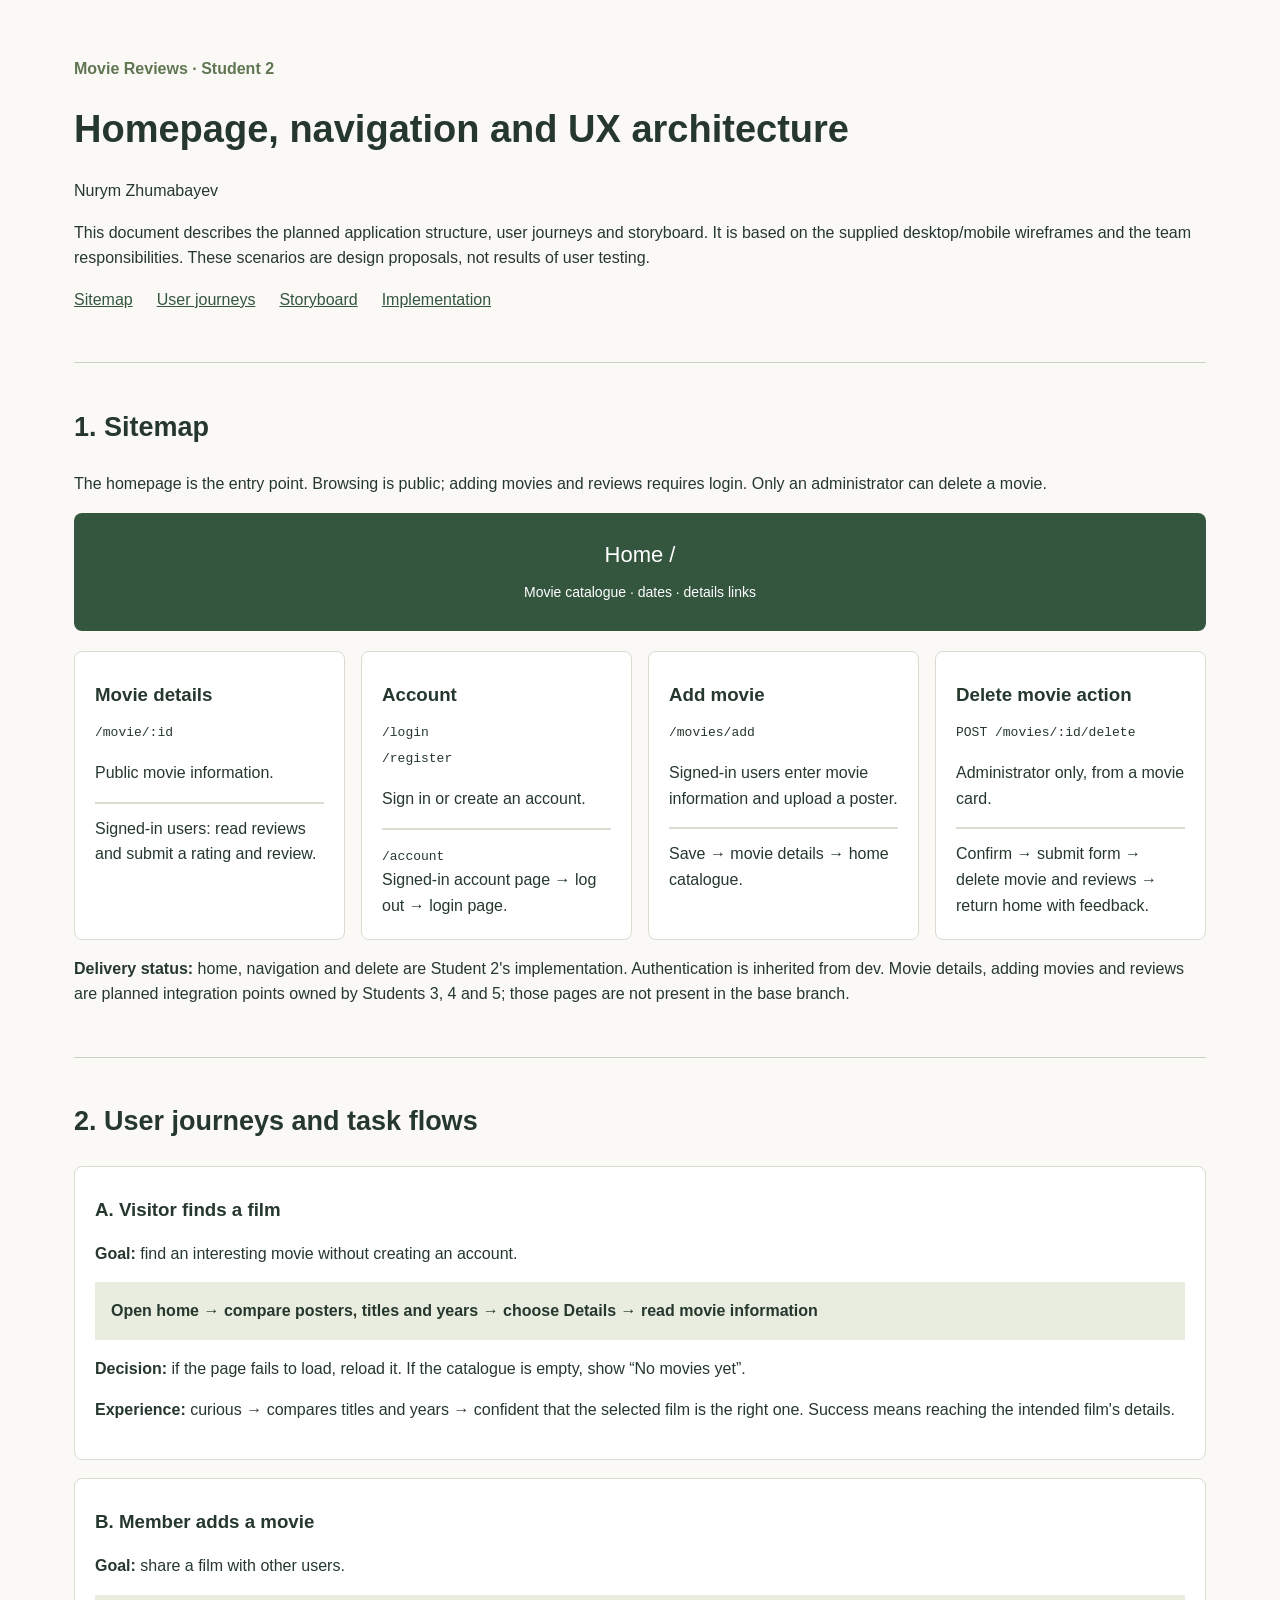
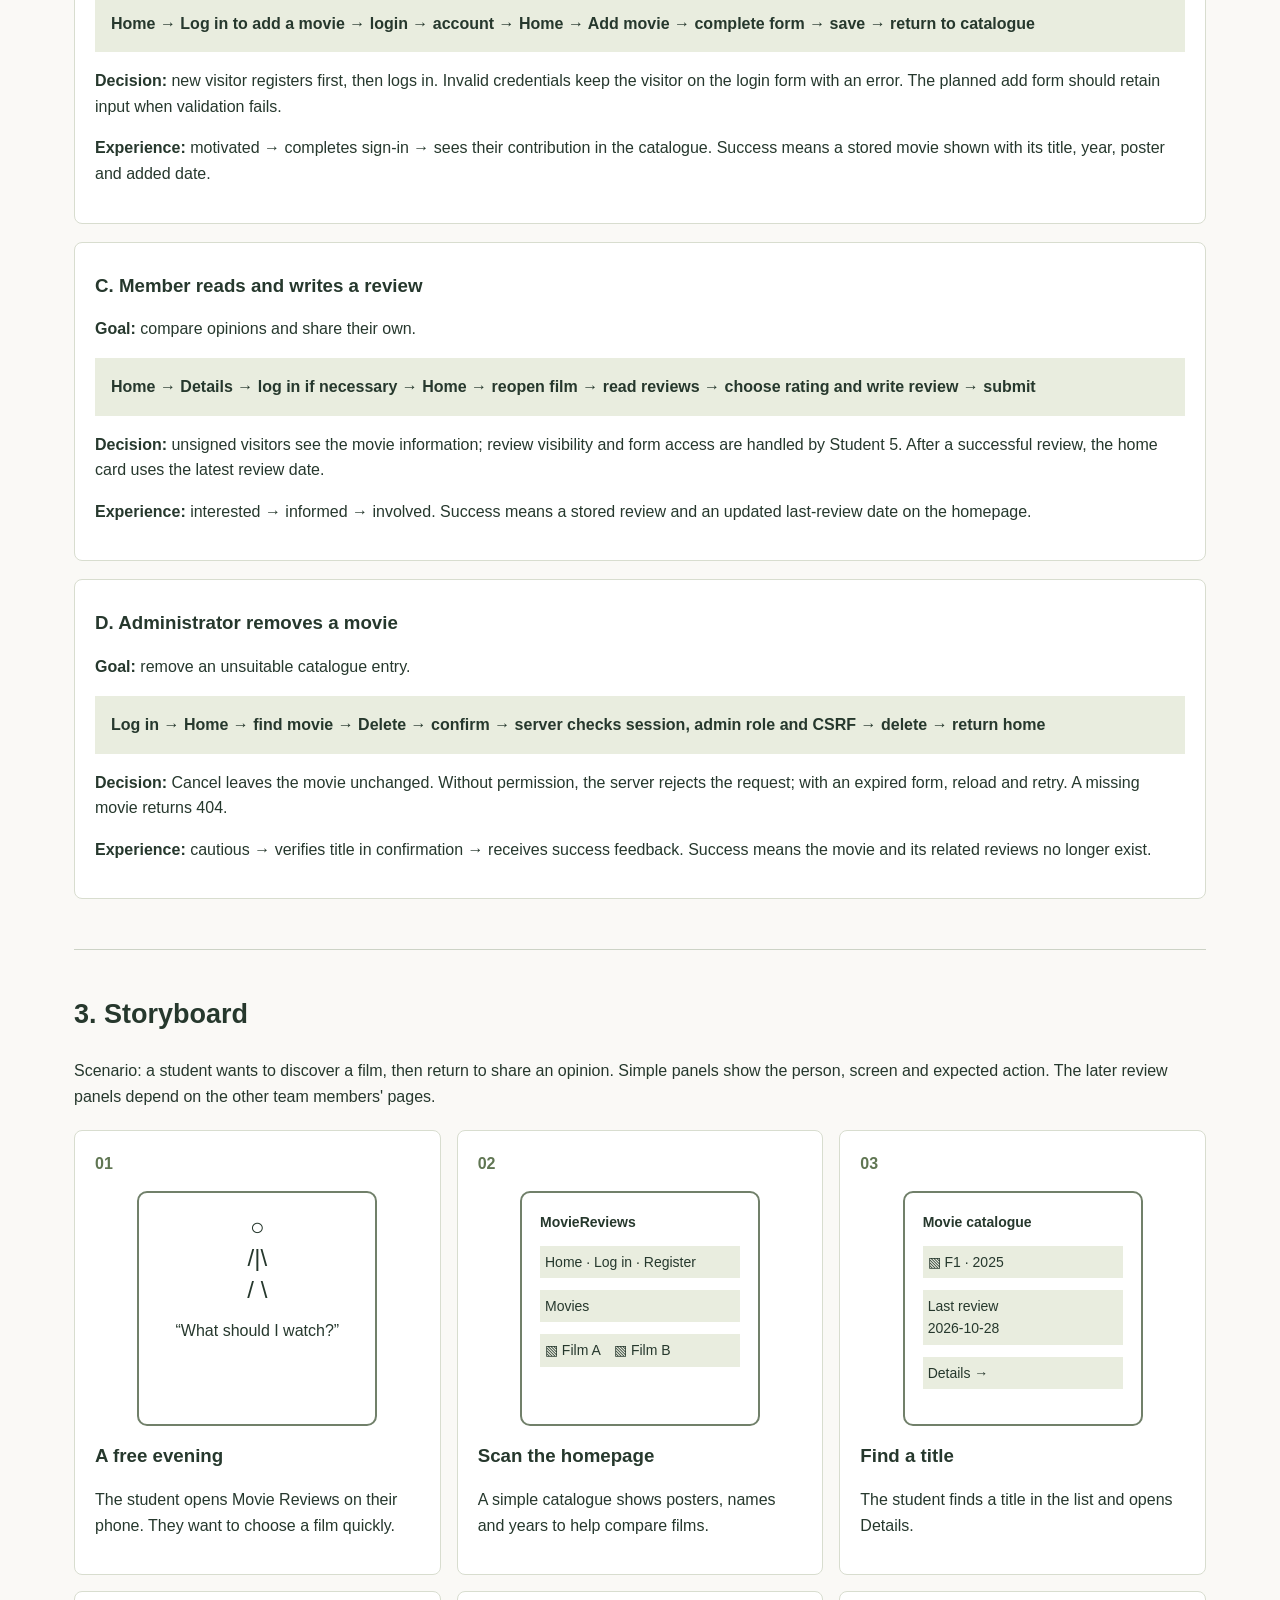
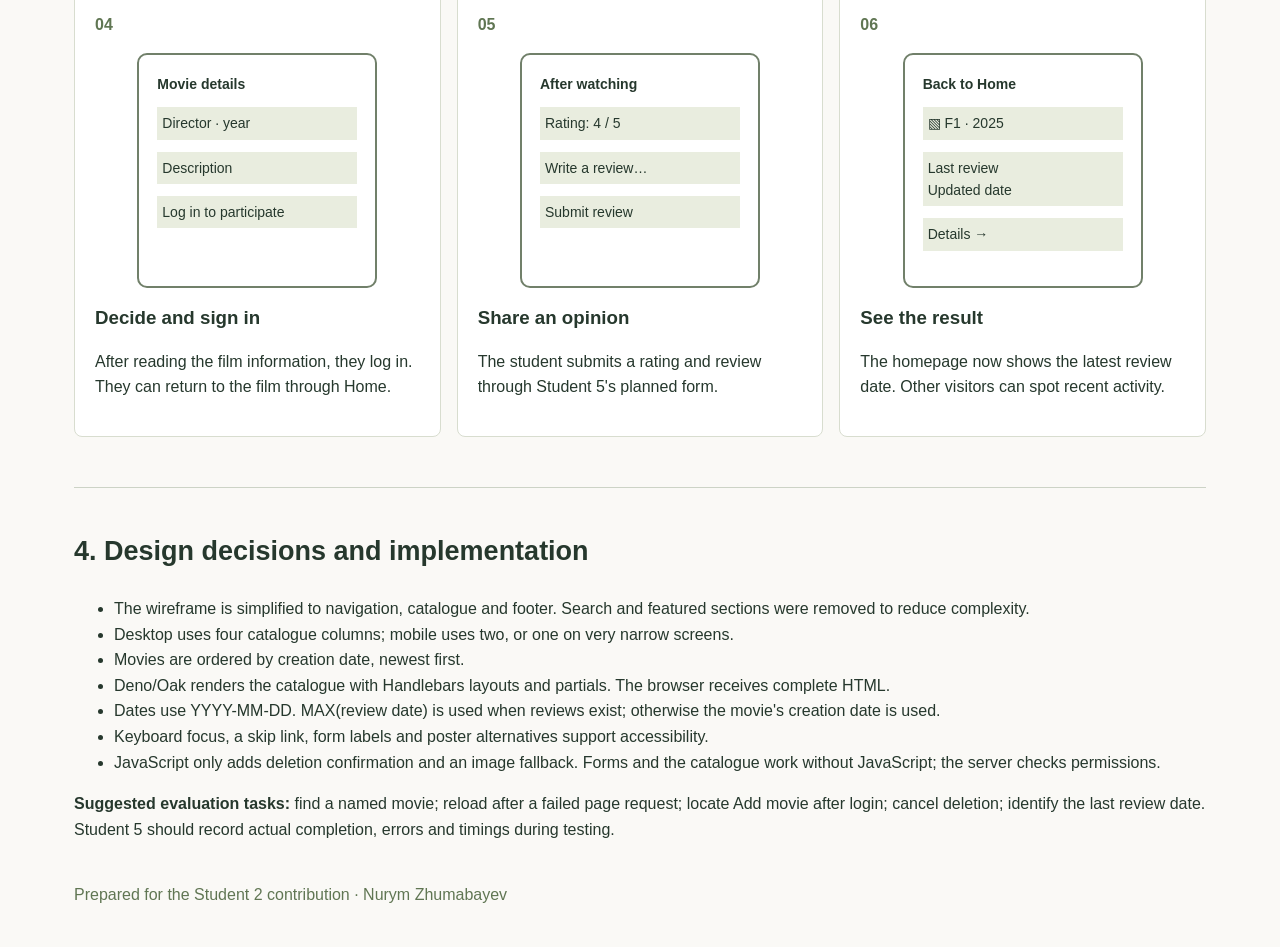
<file: docs/role-2.html>
<!doctype html>
<html lang="en">
<head><meta charset="utf-8"><meta name="viewport" content="width=device-width, initial-scale=1"><title>Student 2 — Nurym Zhumabayev</title><link rel="stylesheet" href="role-2.css"></head>
<body>
<header><p class="label">Movie Reviews · Student 2</p><h1>Homepage, navigation and UX architecture</h1><p>Nurym Zhumabayev</p><p>This document describes the planned application structure, user journeys and storyboard. It is based on the supplied desktop/mobile wireframes and the team responsibilities. These scenarios are design proposals, not results of user testing.</p><nav><a href="#sitemap">Sitemap</a><a href="#journeys">User journeys</a><a href="#storyboard">Storyboard</a><a href="#implementation">Implementation</a></nav></header>
<main>
<section id="sitemap"><h2>1. Sitemap</h2><p>The homepage is the entry point. Browsing is public; adding movies and reviews requires login. Only an administrator can delete a movie.</p>
<div class="root">Home /<br><small>Movie catalogue · dates · details links</small></div>
<div class="branches">
<article><h3>Movie details</h3><code>/movie/:id</code><p>Public movie information.</p><div class="child">Signed-in users: read reviews and submit a rating and review.</div></article>
<article><h3>Account</h3><code>/login</code><br><code>/register</code><p>Sign in or create an account.</p><div class="child"><code>/account</code><br>Signed-in account page → log out → login page.</div></article>
<article><h3>Add movie</h3><code>/movies/add</code><p>Signed-in users enter movie information and upload a poster.</p><div class="child">Save → movie details → home catalogue.</div></article>
<article><h3>Delete movie action</h3><code>POST /movies/:id/delete</code><p>Administrator only, from a movie card.</p><div class="child">Confirm → submit form → delete movie and reviews → return home with feedback.</div></article>
</div><p><strong>Delivery status:</strong> home, navigation and delete are Student 2's implementation. Authentication is inherited from dev. Movie details, adding movies and reviews are planned integration points owned by Students 3, 4 and 5; those pages are not present in the base branch.</p></section>
<section id="journeys"><h2>2. User journeys and task flows</h2>
<article class="journey"><h3>A. Visitor finds a film</h3><p><strong>Goal:</strong> find an interesting movie without creating an account.</p><p class="flow">Open home → compare posters, titles and years → choose Details → read movie information</p><p><strong>Decision:</strong> if the page fails to load, reload it. If the catalogue is empty, show “No movies yet”.</p><p><strong>Experience:</strong> curious → compares titles and years → confident that the selected film is the right one. Success means reaching the intended film's details.</p></article>
<article class="journey"><h3>B. Member adds a movie</h3><p><strong>Goal:</strong> share a film with other users.</p><p class="flow">Home → Log in to add a movie → login → account → Home → Add movie → complete form → save → return to catalogue</p><p><strong>Decision:</strong> new visitor registers first, then logs in. Invalid credentials keep the visitor on the login form with an error. The planned add form should retain input when validation fails.</p><p><strong>Experience:</strong> motivated → completes sign-in → sees their contribution in the catalogue. Success means a stored movie shown with its title, year, poster and added date.</p></article>
<article class="journey"><h3>C. Member reads and writes a review</h3><p><strong>Goal:</strong> compare opinions and share their own.</p><p class="flow">Home → Details → log in if necessary → Home → reopen film → read reviews → choose rating and write review → submit</p><p><strong>Decision:</strong> unsigned visitors see the movie information; review visibility and form access are handled by Student 5. After a successful review, the home card uses the latest review date.</p><p><strong>Experience:</strong> interested → informed → involved. Success means a stored review and an updated last-review date on the homepage.</p></article>
<article class="journey"><h3>D. Administrator removes a movie</h3><p><strong>Goal:</strong> remove an unsuitable catalogue entry.</p><p class="flow">Log in → Home → find movie → Delete → confirm → server checks session, admin role and CSRF → delete → return home</p><p><strong>Decision:</strong> Cancel leaves the movie unchanged. Without permission, the server rejects the request; with an expired form, reload and retry. A missing movie returns 404.</p><p><strong>Experience:</strong> cautious → verifies title in confirmation → receives success feedback. Success means the movie and its related reviews no longer exist.</p></article>
</section>
<section id="storyboard"><h2>3. Storyboard</h2><p>Scenario: a student wants to discover a film, then return to share an opinion. Simple panels show the person, screen and expected action. The later review panels depend on the other team members' pages.</p>
<div class="panels">
<article><span class="number">01</span><div class="scene">○<br>/|\<br>/ \<p>“What should I watch?”</p></div><h3>A free evening</h3><p>The student opens Movie Reviews on their phone. They want to choose a film quickly.</p></article>
<article><span class="number">02</span><div class="screen"><b>MovieReviews</b><div>Home · Log in · Register</div><div>Movies</div><div>▧ Film A　▧ Film B</div></div><h3>Scan the homepage</h3><p>A simple catalogue shows posters, names and years to help compare films.</p></article>
<article><span class="number">03</span><div class="screen"><b>Movie catalogue</b><div>▧ F1 · 2025</div><div>Last review<br>2026-10-28</div><div>Details →</div></div><h3>Find a title</h3><p>The student finds a title in the list and opens Details.</p></article>
<article><span class="number">04</span><div class="screen"><b>Movie details</b><div>Director · year</div><div>Description</div><div>Log in to participate</div></div><h3>Decide and sign in</h3><p>After reading the film information, they log in. They can return to the film through Home.</p></article>
<article><span class="number">05</span><div class="screen"><b>After watching</b><div>Rating: 4 / 5</div><div>Write a review…</div><div>Submit review</div></div><h3>Share an opinion</h3><p>The student submits a rating and review through Student 5's planned form.</p></article>
<article><span class="number">06</span><div class="screen"><b>Back to Home</b><div>▧ F1 · 2025</div><div>Last review<br>Updated date</div><div>Details →</div></div><h3>See the result</h3><p>The homepage now shows the latest review date. Other visitors can spot recent activity.</p></article>
</div></section>
<section id="implementation"><h2>4. Design decisions and implementation</h2><ul><li>The wireframe is simplified to navigation, catalogue and footer. Search and featured sections were removed to reduce complexity.</li><li>Desktop uses four catalogue columns; mobile uses two, or one on very narrow screens.</li><li>Movies are ordered by creation date, newest first.</li><li>Deno/Oak renders the catalogue with Handlebars layouts and partials. The browser receives complete HTML.</li><li>Dates use YYYY-MM-DD. MAX(review date) is used when reviews exist; otherwise the movie's creation date is used.</li><li>Keyboard focus, a skip link, form labels and poster alternatives support accessibility.</li><li>JavaScript only adds deletion confirmation and an image fallback. Forms and the catalogue work without JavaScript; the server checks permissions.</li></ul><p><strong>Suggested evaluation tasks:</strong> find a named movie; reload after a failed page request; locate Add movie after login; cancel deletion; identify the last review date. Student 5 should record actual completion, errors and timings during testing.</p></section>
</main><footer>Prepared for the Student 2 contribution · Nurym Zhumabayev</footer>
</body></html>
</file>
<file: docs/role-2.css>
* { box-sizing: border-box; }
body { margin: 0 auto; max-width: 1180px; padding: 40px 24px; color: #26382d; background: #faf9f6; font: 16px/1.6 Arial, sans-serif; }
h1 { font-size: 38px; line-height: 1.2; max-width: 850px; }
h2 { font-size: 27px; }
h3 { margin: 8px 0; }
a { color: #34563e; }
nav { display: flex; gap: 24px; flex-wrap: wrap; }
section { margin-top: 50px; border-top: 1px solid #ccd3c6; padding-top: 20px; }
.label, .number { font-weight: bold; color: #607653; }
.root { text-align: center; padding: 24px; border-radius: 8px; background: #34563e; color: white; font-size: 22px; }
.root small { font-size: 14px; }
.branches, .panels { display: grid; grid-template-columns: repeat(4, 1fr); gap: 16px; margin-top: 20px; }
article { padding: 20px; background: white; border: 1px solid #d8ddcf; border-radius: 8px; }
code { overflow-wrap: anywhere; font-size: 13px; }
.child { border-top: 2px solid #d8ddcf; padding-top: 12px; }
.journey { margin: 18px 0; }
.flow { padding: 16px; background: #e9eddf; font-weight: bold; }
.panels { grid-template-columns: repeat(3, 1fr); }
.screen, .scene { margin: 15px auto; height: 235px; padding: 18px; border: 2px solid #71806a; border-radius: 10px; max-width: 240px; font-size: 14px; }
.screen div { margin-top: 12px; padding: 5px; background: #e9eddf; }
.scene { text-align: center; font-size: 24px; line-height: 1.3; }
.scene p { font-size: 16px; }
footer { margin-top: 40px; color: #607653; }
@media (max-width: 850px) { .branches, .panels { grid-template-columns: repeat(2, 1fr); } }
@media (max-width: 500px) { .branches, .panels { grid-template-columns: 1fr; } h1 { font-size: 30px; } }
@media print { body { padding: 0; background: white; font-size: 11px; } h1 { font-size: 26px; } h2 { font-size: 20px; } article { break-inside: avoid; } section { margin-top: 24px; } nav { display: none; } .panels { grid-template-columns: repeat(2, 1fr); } }
</file>
